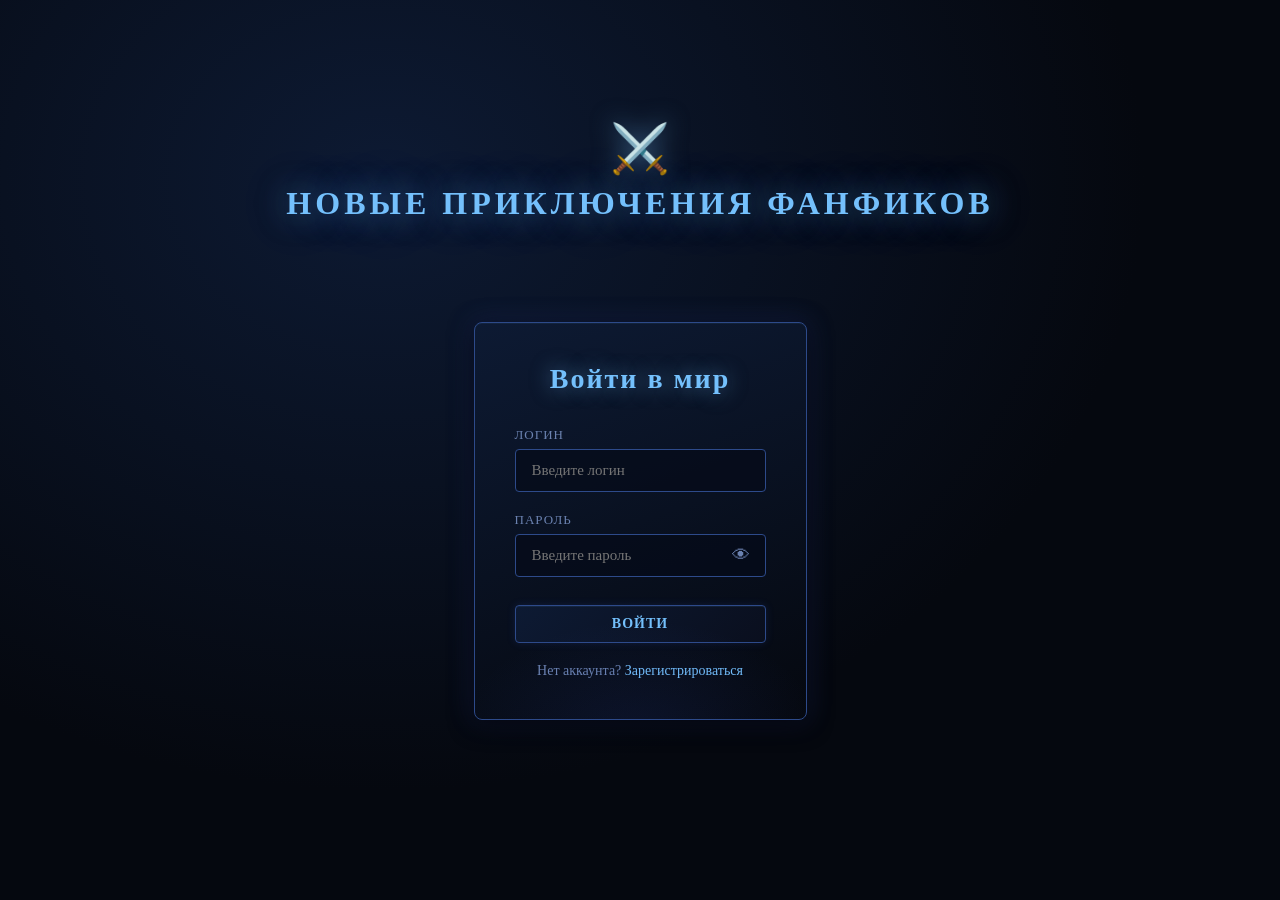
<file: rpg-game/frontend/index.html>
<!DOCTYPE html>
<html lang="ru">
<head>
  <meta charset="UTF-8">
  <meta name="viewport" content="width=device-width, initial-scale=1.0">
  <title>RPG World</title>
  <link rel="stylesheet" href="css/main.css">
</head>
<body>
  <script>
    const token = localStorage.getItem('rpg_token');
    window.location.href = token ? 'pages/game.html' : 'pages/login.html';
  </script>
</body>
</html>
</file>
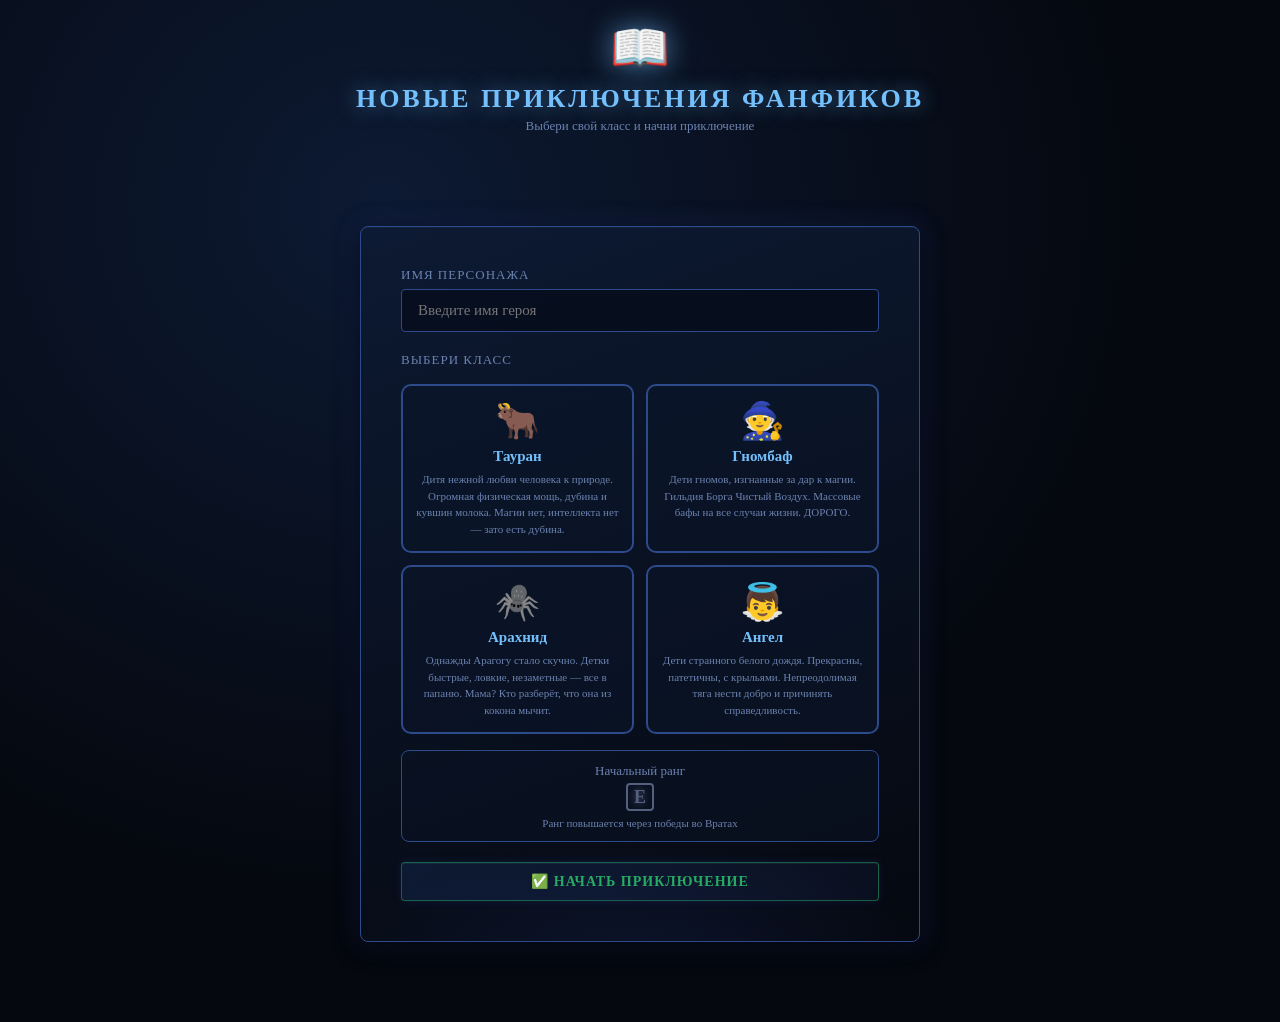
<file: rpg-game/frontend/pages/create-character.html>
<!DOCTYPE html>
<html lang="ru">
<head>
  <meta charset="UTF-8">
  <meta name="viewport" content="width=device-width, initial-scale=1.0">
  <title>Создание персонажа — Новые приключения фанфиков</title>
  <link rel="stylesheet" href="../css/main.css">
  <style>
    .class-grid { display:grid; grid-template-columns:1fr 1fr; gap:12px; margin:16px 0; }
    .class-card {
      border:2px solid var(--border-arcane); border-radius:10px; padding:14px 12px;
      cursor:pointer; background:rgba(10,20,40,0.6); transition:all 0.2s; text-align:center;
    }
    .class-card:hover { border-color:var(--arcane); background:rgba(59,91,219,0.15); transform:translateY(-2px); }
    .class-card.selected { border-color:var(--arcane-bright); background:rgba(59,91,219,0.25); box-shadow:0 0 16px var(--arcane-glow); }
    .class-card-icon { font-size:36px; margin-bottom:6px; }
    .class-card-name { font-size:15px; color:var(--arcane-bright); font-weight:bold; margin-bottom:6px; }
    .class-card-lore { font-size:11px; color:var(--text-dim); line-height:1.5; }
  </style>
</head>
<body>
  <div id="toast-container"></div>
  <div style="min-height:100vh;display:flex;flex-direction:column;align-items:center;justify-content:center;background:radial-gradient(ellipse at 30% 20%,#0d1a33 0%,#05080f 60%),radial-gradient(ellipse at 70% 80%,#0a1428 0%,transparent 50%);padding:20px;">

    <div style="font-size:48px;margin-bottom:8px;filter:drop-shadow(0 0 14px rgba(116,192,252,0.6));">📖</div>
    <h1 style="color:var(--arcane-bright);font-size:26px;letter-spacing:3px;margin-bottom:4px;text-shadow:0 0 20px rgba(116,192,252,0.5);">НОВЫЕ ПРИКЛЮЧЕНИЯ ФАНФИКОВ</h1>
    <p style="color:var(--text-dim);margin-bottom:32px;text-align:center;font-size:13px;">Выбери свой класс и начни приключение</p>

    <div class="form-container" style="max-width:560px;width:100%;">

      <!-- Имя -->
      <div class="form-group">
        <label for="charName">Имя персонажа</label>
        <input type="text" id="charName" placeholder="Введите имя героя">
        <div class="field-error" id="name-error"></div>
      </div>

      <!-- Выбор класса -->
      <div style="margin-top:20px;">
        <div style="font-size:13px;color:var(--text-dim);text-transform:uppercase;letter-spacing:1px;margin-bottom:8px;">Выбери класс</div>
        <div class="class-grid" id="classGrid"></div>
        <div class="field-error" id="class-error"></div>
      </div>

      <!-- Начальный ранг -->
      <div style="margin-top:16px;padding:12px;border:1px solid var(--border-arcane);border-radius:8px;background:rgba(10,20,40,0.4);text-align:center;">
        <div style="font-size:13px;color:var(--text-dim);margin-bottom:4px;">Начальный ранг</div>
        <span class="rank-badge rank-E" style="font-size:18px;padding:4px 12px;">E</span>
        <div style="font-size:11px;color:var(--text-dim);margin-top:6px;">Ранг повышается через победы во Вратах</div>
      </div>

      <!-- Принять -->
      <button class="btn btn-success" id="acceptBtn" style="width:100%;margin-top:20px;">✅ Начать приключение</button>
    </div>
  </div>

  <script type="module">
    import { apiFetch } from '../js/app.js';
    import { showToast, showFieldError, clearFieldError } from '../js/ui.js';

    const CLASSES = ['Tauran','Gnombaf','Arachnid','Angel'];
    const CLASS_ICONS = { Tauran:'🐂', Gnombaf:'🧙', Arachnid:'🕷️', Angel:'👼' };
    const CLASS_RU    = { Tauran:'Тауран', Gnombaf:'Гномбаф', Arachnid:'Арахнид', Angel:'Ангел' };
    const CLASS_LORE  = {
      Tauran:   'Дитя нежной любви человека к природе. Огромная физическая мощь, дубина и кувшин молока. Магии нет, интеллекта нет — зато есть дубина.',
      Gnombaf:  'Дети гномов, изгнанные за дар к магии. Гильдия Борга Чистый Воздух. Массовые бафы на все случаи жизни. ДОРОГО.',
      Arachnid: 'Однажды Арагогу стало скучно. Детки быстрые, ловкие, незаметные — все в папаню. Мама? Кто разберёт, что она из кокона мычит.',
      Angel:    'Дети странного белого дождя. Прекрасны, патетичны, с крыльями. Непреодолимая тяга нести добро и причинять справедливость.',
    };

    let selectedClass = null;

    document.getElementById('classGrid').innerHTML = CLASSES.map(c => `
      <div class="class-card" id="card-${c}" onclick="selectClass('${c}')">
        <div class="class-card-icon">${CLASS_ICONS[c]}</div>
        <div class="class-card-name">${CLASS_RU[c]}</div>
        <div class="class-card-lore">${CLASS_LORE[c]}</div>
      </div>`).join('');

    window.selectClass = (cls) => {
      selectedClass = cls;
      CLASSES.forEach(c => document.getElementById(`card-${c}`).classList.toggle('selected', c === cls));
      clearFieldError('class-error');
    };

    document.getElementById('acceptBtn').addEventListener('click', async () => {
      const name = document.getElementById('charName').value.trim();
      clearFieldError('name-error');
      clearFieldError('class-error');
      let valid = true;
      if (!name)          { showFieldError('name-error',  'Введите имя персонажа'); valid = false; }
      if (!selectedClass) { showFieldError('class-error', 'Выберите класс');        valid = false; }
      if (!valid) return;

      try {
        await apiFetch('/api/character', {
          method: 'POST',
          body: JSON.stringify({ name, char_class: selectedClass })
        });
        showToast('Персонаж создан! Добро пожаловать, ' + name + '!', 'success');
        setTimeout(() => window.location.href = 'game.html', 1000);
      } catch (err) {
        showToast(err.message || 'Ошибка создания персонажа', 'error');
      }
    });
  </script>
  <script type="module" src="../js/app.js"></script>
  <script type="module" src="../js/ui.js"></script>
  <script type="module">
    import { initMist } from '../js/mist.js';
    initMist(10);
  </script>
</body>
</html>
</file>
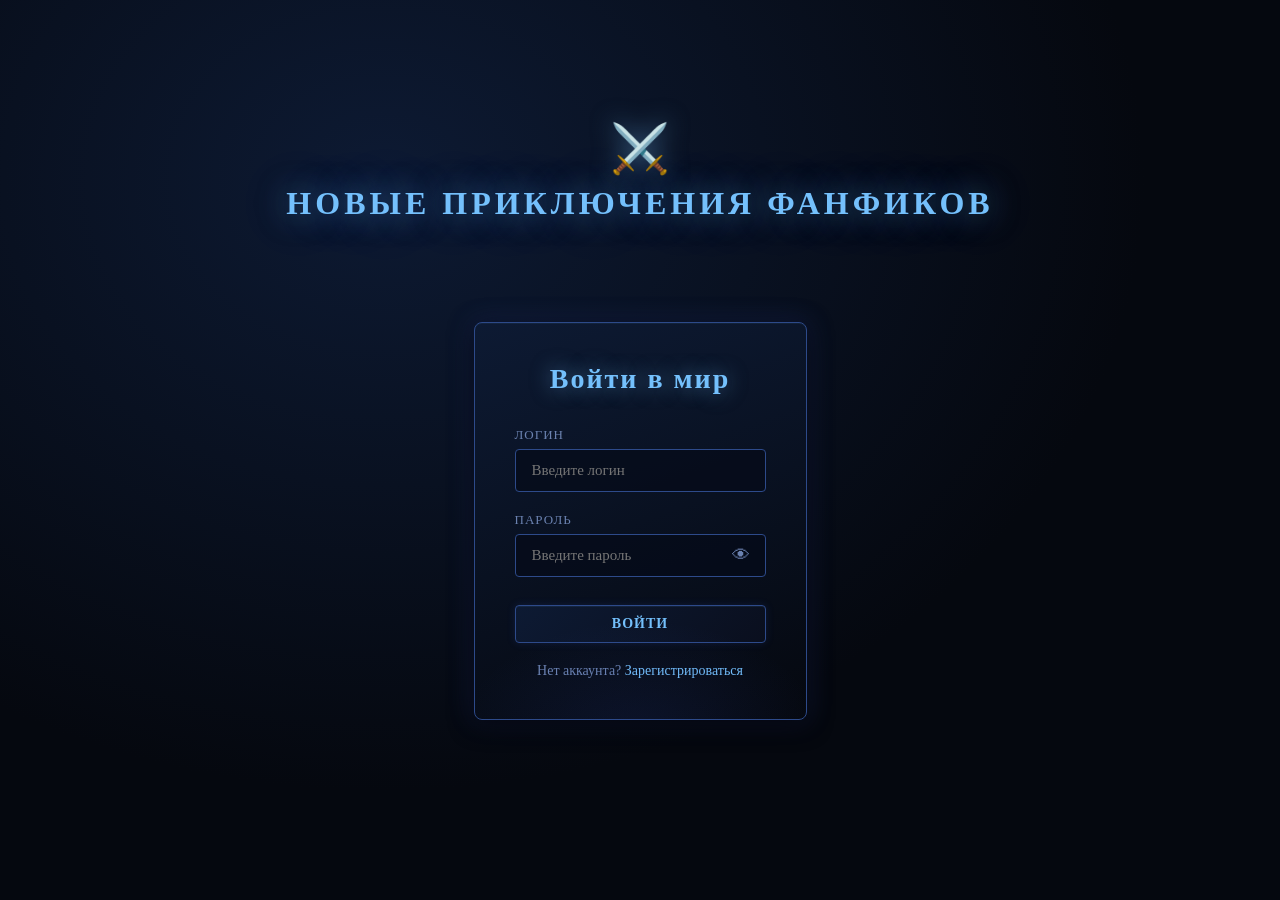
<file: rpg-game/frontend/pages/game.html>
<!DOCTYPE html>
<html lang="ru">
<head>
  <meta charset="UTF-8">
  <meta name="viewport" content="width=device-width, initial-scale=1.0">
  <title>Новые приключения фанфиков</title>
  <link rel="stylesheet" href="../css/main.css">
</head>
<body>
  <div id="toast-container"></div>

  <!-- Level Up Modal -->
  <div class="modal-overlay hidden" id="levelUpModal">
    <div class="modal" style="max-width:500px;">
      <div style="text-align:center; margin-bottom:20px;">
        <div style="font-size:56px; animation:glow-s 1.5s infinite;">🌟</div>
        <h2 class="modal-title" id="levelUpTitle" style="font-size:26px; margin-top:8px;">Новый уровень!</h2>
        <div id="levelUpSubtitle" style="color:var(--text-dim); font-size:14px;"></div>
      </div>
      <div id="levelUpPointsLeft" style="text-align:center; margin-bottom:16px; font-size:15px; color:var(--primary-gold);"></div>
      <div id="levelUpStats" class="stats-list" style="gap:8px;"></div>
      <div class="modal-actions">
        <button class="btn btn-success" id="levelUpCloseBtn">Готово</button>
      </div>
    </div>
  </div>

  <!-- Fight Modal -->
  <div class="modal-overlay hidden" id="fightModal">
    <div class="modal" style="max-width:640px;">
      <h2 class="modal-title" id="fightTitle">⚔️ Битва</h2>
      <div style="display:grid; grid-template-columns:1fr 1fr; gap:16px; margin-bottom:16px;">
        <div>
          <div class="bar-label"><span>Ваше HP</span><span id="fightPlayerHp">-/-</span></div>
          <div class="bar-wrap bar-hp"><div class="bar-fill" id="fightPlayerBar" style="width:100%"></div></div>
        </div>
        <div>
          <div class="bar-label"><span>HP монстра</span><span id="fightMonsterHp">-/-</span></div>
          <div class="bar-wrap bar-hp"><div class="bar-fill" id="fightMonsterBar" style="width:100%"></div></div>
        </div>
      </div>
      <div class="fight-log" id="fightLog"></div>
      <div class="modal-actions" id="fightActions">
        <button class="btn" id="fightStartBtn">⚔️ Начать бой</button>
        <button class="btn btn-danger" id="fightCancelBtn">Отступить</button>
      </div>
      <div id="fightResult" style="display:none; text-align:center; padding:20px;">
        <div id="fightResultIcon" style="font-size:48px; margin-bottom:12px;"></div>
        <div id="fightResultText" style="font-size:18px; color:var(--primary-gold); margin-bottom:8px;"></div>
        <div id="fightResultRewards" style="color:var(--text-dim); font-size:14px;"></div>
        <button class="btn" id="fightCloseBtn" style="margin-top:20px;">Закрыть</button>
      </div>
    </div>
  </div>

  <!-- Confirm Fight Modal -->
  <div class="modal-overlay hidden" id="confirmModal">
    <div class="modal">
      <h2 class="modal-title">Начать бой?</h2>
      <div id="confirmMonsterInfo" style="text-align:center; padding:16px;"></div>
      <div class="modal-actions">
        <button class="btn btn-danger" id="confirmFightBtn">⚔️ В бой!</button>
        <button class="btn" id="confirmCancelBtn">Отмена</button>
      </div>
    </div>
  </div>

  <!-- Create Group Modal -->
  <div class="modal-overlay hidden" id="groupModal">
    <div class="modal">
      <h2 class="modal-title">Создать группу</h2>
      <div class="form-group">
        <label for="groupName">Название группы</label>
        <input type="text" id="groupName" placeholder="Введите название">
      </div>
      <div class="modal-actions">
        <button class="btn btn-success" id="createGroupConfirmBtn">Создать</button>
        <button class="btn" id="cancelGroupBtn">Отмена</button>
      </div>
    </div>
  </div>

  <div class="game-layout">
    <!-- HEADER -->
    <header class="game-header">
      <button class="burger-btn" id="burgerBtn" aria-label="Меню">
        <span></span><span></span><span></span>
      </button>
      <div style="font-size:24px;">⚔️</div>
      <div style="color:var(--primary-gold); font-size:18px; letter-spacing:2px; font-weight:bold;">НОВЫЕ ПРИКЛЮЧЕНИЯ ФАНФИКОВ</div>

      <div class="char-header" id="charHeader">
        <div class="spinner spinner-sm"></div>
      </div>

      <div style="margin-left:auto; display:flex; gap:10px; align-items:center;">
        <span id="goldDisplay" style="color:var(--primary-gold); font-size:14px;">💰 0</span>
        <button class="btn btn-danger" id="logoutBtn" style="padding:6px 14px; font-size:12px;">Выйти</button>
      </div>
    </header>

    <div class="game-main">
      <!-- SIDEBAR -->
      <aside class="game-sidebar" id="gameSidebar">
        <div class="sidebar-section-title">Навигация</div>
        <ul class="sidebar-nav">
          <li><a href="#" class="active" data-tab="city">🏙️ Город</a></li>
          <li><a href="#" data-tab="raid">🚪 Врата</a></li>
          <li><a href="#" data-tab="leaderboard">🏆 Рейтинг</a></li>
          <li><a href="#" data-tab="shop">🏪 Магазин</a></li>
        </ul>
        <div class="sidebar-section-title" style="margin-top:24px;">Персонаж</div>
        <div id="sidebarCharInfo" style="padding:0 14px; font-size:13px; color:var(--text-dim); line-height:2;"></div>
      </aside>

      <!-- MAIN CONTENT -->
      <main class="game-content">
        <!-- CITY TAB -->
        <div id="tab-city" class="tab-content">
          <div id="cityContent"><div class="spinner"></div></div>
        </div>

        <!-- RAID TAB -->
        <div id="tab-raid" class="tab-content" style="display:none;">
          <div id="raidContent"><div class="spinner"></div></div>
        </div>

        <!-- LEADERBOARD TAB -->
        <div id="tab-leaderboard" class="tab-content" style="display:none;">
          <div id="leaderboardContent"><div class="spinner"></div></div>
        </div>

        <!-- SHOP TAB -->
        <div id="tab-shop" class="tab-content" style="display:none;">
          <div id="shopContent"><div class="spinner"></div></div>
        </div>
      </main>
    </div>

    <footer class="game-footer">
      Новые приключения фанфиков &copy; 2026 — Все права защищены
    </footer>
  </div>

  <script type="module" src="../js/app.js?v=2"></script>
  <script type="module" src="../js/ui.js?v=2"></script>
  <script type="module" src="../js/character.js?v=2"></script>
  <script type="module" src="../js/city.js?v=2"></script>
  <script type="module" src="../js/fight.js?v=2"></script>
  <script type="module" src="../js/raid.js?v=2"></script>
  <script type="module" src="../js/leaderboard.js?v=2"></script>
  <script type="module" src="../js/shop.js?v=2"></script>
  <script type="module" src="../js/game.js?v=2"></script>
  <script type="module">
    import { initMist } from '../js/mist.js?v=2';
    initMist(14);
  </script>
</body>
</html>
</file>
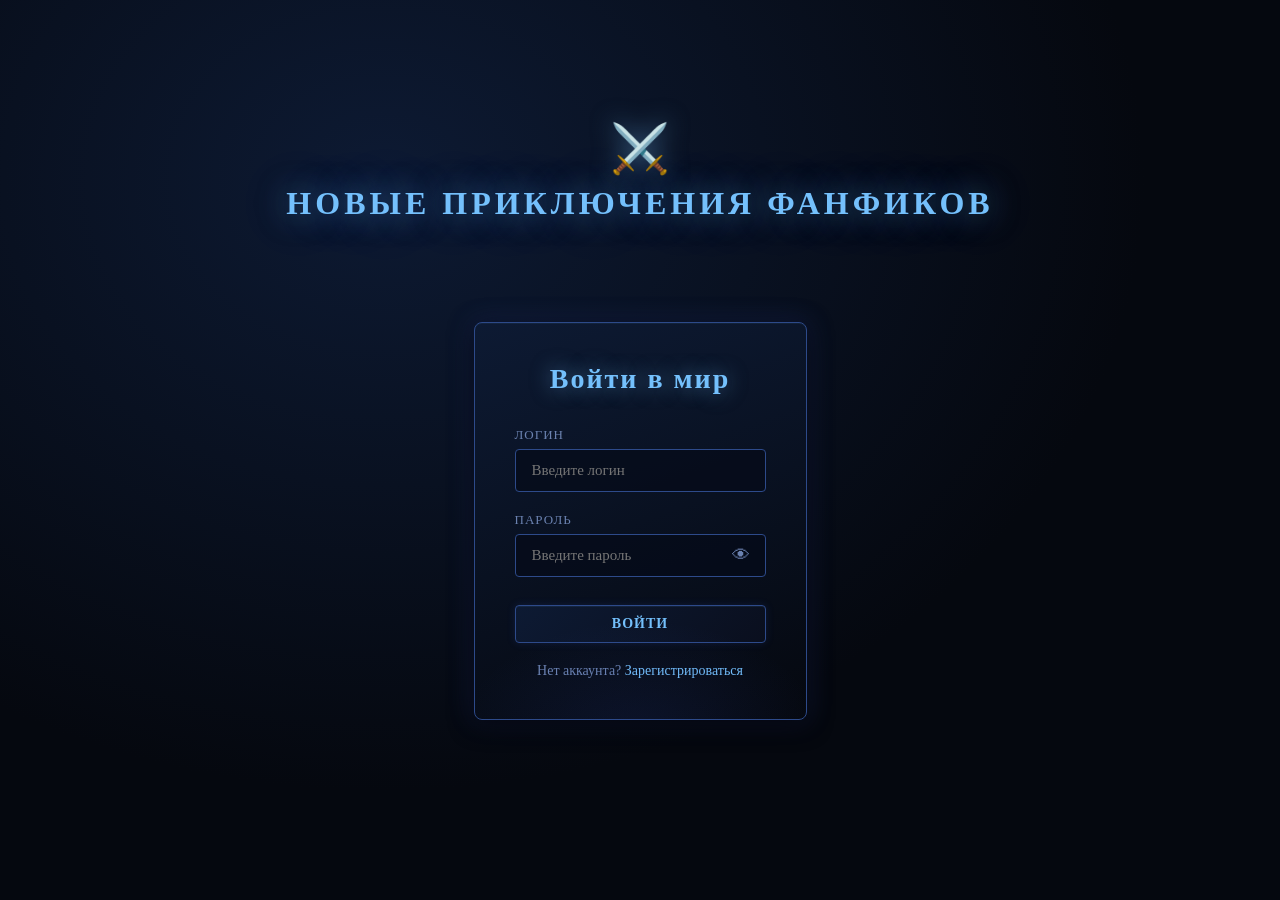
<file: rpg-game/frontend/pages/login.html>
<!DOCTYPE html>
<html lang="ru">
<head>
  <meta charset="UTF-8">
  <meta name="viewport" content="width=device-width, initial-scale=1.0">
  <title>Вход — Новые приключения фанфиков</title>
  <link rel="stylesheet" href="../css/main.css">
</head>
<body>
  <div id="toast-container"></div>
  <div style="min-height:100vh; display:flex; flex-direction:column; align-items:center; justify-content:center; background: radial-gradient(ellipse at 30% 20%, #0d1a33 0%, #05080f 60%), radial-gradient(ellipse at 70% 80%, #0a1428 0%, transparent 50%);">
    <div style="font-size:48px; margin-bottom:8px; filter: drop-shadow(0 0 12px rgba(116,192,252,0.5));">⚔️</div>
    <h1 style="color:var(--arcane-bright); font-size:32px; letter-spacing:4px; margin-bottom:40px; text-shadow: 0 0 30px rgba(116,192,252,0.5), 0 0 60px rgba(59,91,219,0.3);">НОВЫЕ ПРИКЛЮЧЕНИЯ ФАНФИКОВ</h1>

    <div class="form-container">
      <h2 class="form-title">Войти в мир</h2>
      <form id="loginForm" novalidate>
        <div class="form-group">
          <label for="username">Логин</label>
          <input type="text" id="username" placeholder="Введите логин" autocomplete="username">
          <div class="field-error" id="username-error"></div>
        </div>
        <div class="form-group">
          <label for="password">Пароль</label>
          <div class="password-wrapper">
            <input type="password" id="password" placeholder="Введите пароль" autocomplete="current-password">
            <button type="button" class="toggle-password" id="togglePwd" aria-label="Показать пароль">👁</button>
          </div>
          <div class="field-error" id="password-error"></div>
        </div>
        <button type="submit" class="btn" style="width:100%; margin-top:8px;" id="submitBtn">
          <span id="btnText">Войти</span>
          <span class="spinner spinner-sm" id="btnSpinner" style="display:none;"></span>
        </button>
      </form>
      <div class="form-footer">
        Нет аккаунта? <a href="register.html">Зарегистрироваться</a>
      </div>
    </div>
  </div>

  <script type="module" src="../js/auth.js"></script>
  <script type="module" src="../js/ui.js"></script>
  <script type="module">
    import { initMist } from '../js/mist.js';
    initMist(10);
    import { login } from '../js/auth.js';
    import { showToast, showFieldError, clearFieldError } from '../js/ui.js';

    // Toggle password visibility
    document.getElementById('togglePwd').addEventListener('click', () => {
      const input = document.getElementById('password');
      const btn = document.getElementById('togglePwd');
      input.type = input.type === 'password' ? 'text' : 'password';
      btn.textContent = input.type === 'password' ? '👁' : '🙈';
    });

    document.getElementById('loginForm').addEventListener('submit', async (e) => {
      e.preventDefault();
      const username = document.getElementById('username').value.trim();
      const password = document.getElementById('password').value;
      let valid = true;

      clearFieldError('username-error');
      clearFieldError('password-error');

      if (!username) { showFieldError('username-error', 'Введите логин'); valid = false; }
      if (!password) { showFieldError('password-error', 'Введите пароль'); valid = false; }
      if (!valid) return;

      const btn = document.getElementById('submitBtn');
      const btnText = document.getElementById('btnText');
      const spinner = document.getElementById('btnSpinner');
      btn.disabled = true; btnText.style.display = 'none'; spinner.style.display = 'inline-block';

      try {
        await login(username, password);
        showToast('Добро пожаловать!', 'success');
        setTimeout(() => window.location.href = '../pages/game.html', 800);
      } catch (err) {
        showToast(err.message || 'Ошибка входа', 'error');
      } finally {
        btn.disabled = false; btnText.style.display = 'inline'; spinner.style.display = 'none';
      }
    });
  </script>
</body>
</html>
</file>
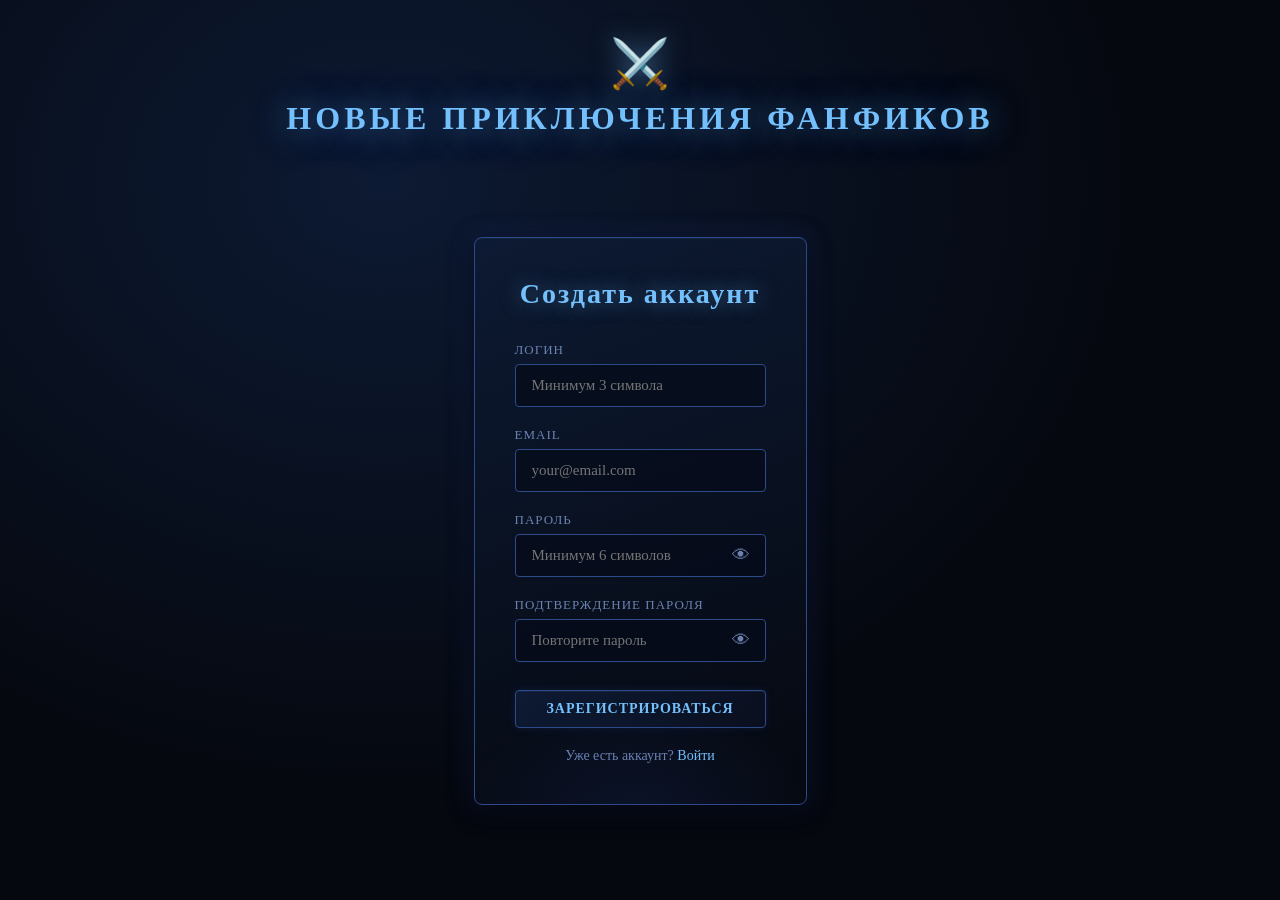
<file: rpg-game/frontend/pages/register.html>
<!DOCTYPE html>
<html lang="ru">
<head>
  <meta charset="UTF-8">
  <meta name="viewport" content="width=device-width, initial-scale=1.0">
  <title>Регистрация — Новые приключения фанфиков</title>
  <link rel="stylesheet" href="../css/main.css">
</head>
<body>
  <div id="toast-container"></div>
  <div style="min-height:100vh; display:flex; flex-direction:column; align-items:center; justify-content:center; background: radial-gradient(ellipse at 30% 20%, #0d1a33 0%, #05080f 60%), radial-gradient(ellipse at 70% 80%, #0a1428 0%, transparent 50%);">
    <div style="font-size:48px; margin-bottom:8px; filter: drop-shadow(0 0 12px rgba(116,192,252,0.5));">⚔️</div>
    <h1 style="color:var(--arcane-bright); font-size:32px; letter-spacing:4px; margin-bottom:40px; text-shadow: 0 0 30px rgba(116,192,252,0.5), 0 0 60px rgba(59,91,219,0.3);">НОВЫЕ ПРИКЛЮЧЕНИЯ ФАНФИКОВ</h1>

    <div class="form-container">
      <h2 class="form-title">Создать аккаунт</h2>
      <form id="registerForm" novalidate>
        <div class="form-group">
          <label for="username">Логин</label>
          <input type="text" id="username" placeholder="Минимум 3 символа" autocomplete="username">
          <div class="field-error" id="username-error"></div>
        </div>
        <div class="form-group">
          <label for="email">Email</label>
          <input type="email" id="email" placeholder="your@email.com" autocomplete="email">
          <div class="field-error" id="email-error"></div>
        </div>
        <div class="form-group">
          <label for="password">Пароль</label>
          <div class="password-wrapper">
            <input type="password" id="password" placeholder="Минимум 6 символов" autocomplete="new-password">
            <button type="button" class="toggle-password" id="togglePwd1" aria-label="Показать пароль">👁</button>
          </div>
          <div class="field-error" id="password-error"></div>
        </div>
        <div class="form-group">
          <label for="confirm">Подтверждение пароля</label>
          <div class="password-wrapper">
            <input type="password" id="confirm" placeholder="Повторите пароль" autocomplete="new-password">
            <button type="button" class="toggle-password" id="togglePwd2" aria-label="Показать пароль">👁</button>
          </div>
          <div class="field-error" id="confirm-error"></div>
        </div>
        <button type="submit" class="btn" style="width:100%; margin-top:8px;" id="submitBtn">
          <span id="btnText">Зарегистрироваться</span>
          <span class="spinner spinner-sm" id="btnSpinner" style="display:none;"></span>
        </button>
      </form>
      <div class="form-footer">
        Уже есть аккаунт? <a href="login.html">Войти</a>
      </div>
    </div>
  </div>

  <script type="module" src="../js/auth.js"></script>
  <script type="module" src="../js/ui.js"></script>
  <script type="module">
    import { initMist } from '../js/mist.js';
    initMist(10);
    import { register } from '../js/auth.js';
    import { showToast, showFieldError, clearFieldError } from '../js/ui.js';

    function togglePwd(inputId, btnId) {
      const input = document.getElementById(inputId);
      const btn = document.getElementById(btnId);
      btn.addEventListener('click', () => {
        input.type = input.type === 'password' ? 'text' : 'password';
        btn.textContent = input.type === 'password' ? '👁' : '🙈';
      });
    }
    togglePwd('password', 'togglePwd1');
    togglePwd('confirm', 'togglePwd2');

    document.getElementById('registerForm').addEventListener('submit', async (e) => {
      e.preventDefault();
      const username = document.getElementById('username').value.trim();
      const email = document.getElementById('email').value.trim();
      const password = document.getElementById('password').value;
      const confirm = document.getElementById('confirm').value;
      let valid = true;

      ['username-error','email-error','password-error','confirm-error'].forEach(clearFieldError);

      if (username.length < 3) { showFieldError('username-error', 'Минимум 3 символа'); valid = false; }
      if (!/^[^\s@]+@[^\s@]+\.[^\s@]+$/.test(email)) { showFieldError('email-error', 'Некорректный email'); valid = false; }
      if (password.length < 6) { showFieldError('password-error', 'Минимум 6 символов'); valid = false; }
      if (password !== confirm) { showFieldError('confirm-error', 'Пароли не совпадают'); valid = false; }
      if (!valid) return;

      const btn = document.getElementById('submitBtn');
      const btnText = document.getElementById('btnText');
      const spinner = document.getElementById('btnSpinner');
      btn.disabled = true; btnText.style.display = 'none'; spinner.style.display = 'inline-block';

      try {
        await register(username, email, password);
        showToast('Аккаунт создан!', 'success');
        setTimeout(() => window.location.href = 'create-character.html', 800);
      } catch (err) {
        showToast(err.message || 'Ошибка регистрации', 'error');
      } finally {
        btn.disabled = false; btnText.style.display = 'inline'; spinner.style.display = 'none';
      }
    });
  </script>
</body>
</html>
</file>
<file: rpg-game/frontend/css/main.css>
/* ===== CSS VARIABLES ===== */
:root {
  --primary-dark: #05080f;
  --primary-mid: #0a0f1e;
  --primary-light: #111827;
  --primary-gold: #c9a227;
  --gold-bright: #ffd700;
  --mist-blue: #1a2a4a;
  --mist-deep: #0d1a33;
  --arcane: #3b5bdb;
  --arcane-bright: #74c0fc;
  --arcane-glow: rgba(59, 91, 219, 0.35);
  --text-light: #cdd9f5;
  --text-dim: #6b82b0;
  --border-color: #1e3058;
  --border-arcane: #2d4a8a;
  --rarity-s: #ffd700;
  --rarity-a: #ff4444;
  --rarity-b: #4488ff;
  --rarity-c: #44cc44;
  --rarity-d: #aaaaaa;
  --rarity-e: #556080;
  --hp-color: #e74c3c;
  --energy-color: #3b8bdb;
  --exp-color: #f39c12;
  --success: #27ae60;
  --danger: #e74c3c;
  --shadow-gold: 0 0 20px rgba(201, 162, 39, 0.4);
  --shadow-dark: 0 4px 24px rgba(0,0,0,0.9);
  --shadow-arcane: 0 0 24px rgba(59, 91, 219, 0.3);
}

/* ===== RESET & BASE ===== */
*, *::before, *::after { box-sizing: border-box; margin: 0; padding: 0; }

body {
  font-family: 'Georgia', 'Times New Roman', serif;
  background: var(--primary-dark);
  color: var(--text-light);
  min-height: 100vh;
  overflow-x: hidden;
}

/* Магическая дымка — фоновый слой на всю страницу */
body::before {
  content: '';
  position: fixed;
  inset: 0;
  pointer-events: none;
  z-index: 0;
  background:
    radial-gradient(ellipse 80% 40% at 20% 10%, rgba(30, 60, 120, 0.18) 0%, transparent 70%),
    radial-gradient(ellipse 60% 50% at 80% 80%, rgba(59, 91, 219, 0.12) 0%, transparent 65%),
    radial-gradient(ellipse 50% 30% at 50% 50%, rgba(10, 20, 60, 0.25) 0%, transparent 80%);
  animation: mistDrift 12s ease-in-out infinite alternate;
}

body > * { position: relative; z-index: 1; }

a { color: var(--arcane-bright); text-decoration: none; }
a:hover { color: var(--gold-bright); text-shadow: 0 0 8px rgba(255,215,0,0.4); }

/* ===== SCROLLBAR ===== */
::-webkit-scrollbar { width: 8px; }
::-webkit-scrollbar-track { background: var(--primary-dark); }
::-webkit-scrollbar-thumb { background: var(--border-arcane); border-radius: 4px; }
::-webkit-scrollbar-thumb:hover { background: var(--arcane); }

/* ===== ANIMATIONS ===== */
@keyframes fadeIn { from { opacity: 0; transform: translateY(20px); } to { opacity: 1; transform: translateY(0); } }
@keyframes pulse { 0%,100% { box-shadow: 0 0 10px var(--arcane); } 50% { box-shadow: 0 0 30px var(--arcane-bright), 0 0 60px var(--arcane-glow); } }
@keyframes pulseGold { 0%,100% { box-shadow: 0 0 10px var(--primary-gold); } 50% { box-shadow: 0 0 25px var(--gold-bright), 0 0 50px var(--primary-gold); } }
@keyframes spin { to { transform: rotate(360deg); } }
@keyframes shimmer { 0% { background-position: -200% 0; } 100% { background-position: 200% 0; } }
@keyframes slideIn { from { transform: translateX(-100%); opacity: 0; } to { transform: translateX(0); opacity: 1; } }
@keyframes roulette { 0%,100% { transform: scale(1); } 50% { transform: scale(1.05); } }
@keyframes glow-s { 0%,100% { box-shadow: 0 0 15px var(--rarity-s); } 50% { box-shadow: 0 0 40px var(--rarity-s), 0 0 80px rgba(255,215,0,0.3); } }
@keyframes shake { 0%,100% { transform: translateX(0); } 25% { transform: translateX(-5px); } 75% { transform: translateX(5px); } }
@keyframes toastIn { from { transform: translateX(120%); opacity: 0; } to { transform: translateX(0); opacity: 1; } }
@keyframes toastOut { from { transform: translateX(0); opacity: 1; } to { transform: translateX(120%); opacity: 0; } }
@keyframes rowAppear { from { opacity: 0; transform: translateX(-20px); } to { opacity: 1; transform: translateX(0); } }

/* Дрейф магической дымки */
@keyframes mistDrift {
  0%   { opacity: 0.7; transform: scale(1) translateY(0); }
  50%  { opacity: 1;   transform: scale(1.04) translateY(-12px); }
  100% { opacity: 0.8; transform: scale(1.02) translateY(8px); }
}

/* Плавающие частицы дымки */
@keyframes mistFloat {
  0%   { transform: translateY(0) translateX(0) scale(1); opacity: 0; }
  20%  { opacity: 0.6; }
  80%  { opacity: 0.3; }
  100% { transform: translateY(-120px) translateX(30px) scale(1.3); opacity: 0; }
}

/* Пульсация аркана */
@keyframes arcanePulse {
  0%,100% { box-shadow: 0 0 8px var(--arcane-glow), inset 0 0 8px rgba(59,91,219,0.1); }
  50%     { box-shadow: 0 0 24px var(--arcane-glow), 0 0 48px rgba(59,91,219,0.15), inset 0 0 16px rgba(59,91,219,0.15); }
}

/* Мерцание рун */
@keyframes runeFlicker {
  0%,100% { opacity: 1; } 92% { opacity: 1; } 93% { opacity: 0.4; } 94% { opacity: 1; } 96% { opacity: 0.6; } 97% { opacity: 1; }
}

/* ===== BUTTONS ===== */
.btn {
  display: inline-flex; align-items: center; justify-content: center; gap: 8px;
  padding: 10px 24px; border: 1px solid var(--border-arcane);
  background: linear-gradient(135deg, var(--mist-deep), var(--primary-mid));
  color: var(--arcane-bright); font-family: inherit; font-size: 14px;
  cursor: pointer; border-radius: 4px; transition: all 0.3s;
  text-transform: uppercase; letter-spacing: 1px; font-weight: bold;
  position: relative; overflow: hidden;
  box-shadow: 0 0 8px rgba(59,91,219,0.15), inset 0 1px 0 rgba(116,192,252,0.08);
}
.btn::before {
  content: ''; position: absolute; inset: 0;
  background: linear-gradient(135deg, transparent, rgba(59,91,219,0.12), transparent);
  transform: translateX(-100%); transition: transform 0.4s;
}
.btn:hover::before { transform: translateX(100%); }
.btn:hover {
  background: linear-gradient(135deg, var(--mist-blue), #1e3a6e);
  box-shadow: var(--shadow-arcane), 0 0 12px rgba(116,192,252,0.2);
  color: #a5d8ff; border-color: var(--arcane);
}
.btn:active { transform: scale(0.97); }
.btn:disabled { opacity: 0.35; cursor: not-allowed; }
.btn-danger { border-color: rgba(231,76,60,0.5); color: var(--danger); }
.btn-danger:hover { box-shadow: 0 0 20px rgba(231,76,60,0.35); color: #ff6b6b; background: linear-gradient(135deg, #1a0a0a, #2a1010); }
.btn-success { border-color: rgba(39,174,96,0.5); color: var(--success); }
.btn-success:hover { box-shadow: 0 0 20px rgba(39,174,96,0.3); background: linear-gradient(135deg, #0a1a0f, #0f2a18); }
.btn-large { padding: 16px 40px; font-size: 18px; animation: pulse 2s infinite; }

/* ===== FORMS ===== */
.form-container {
  max-width: 420px; margin: 60px auto; padding: 40px;
  background: linear-gradient(160deg, var(--mist-deep), var(--primary-dark));
  border: 1px solid var(--border-arcane); border-radius: 8px;
  box-shadow: var(--shadow-dark), var(--shadow-arcane), inset 0 1px 0 rgba(116,192,252,0.06);
  animation: fadeIn 0.5s ease;
  position: relative; overflow: hidden;
}
/* Дымка внутри формы */
.form-container::after {
  content: '';
  position: absolute; bottom: -20px; left: -20px; right: -20px; height: 120px;
  background: radial-gradient(ellipse at center bottom, rgba(59,91,219,0.12) 0%, transparent 70%);
  pointer-events: none;
}
.form-title {
  text-align: center; font-size: 28px; color: var(--arcane-bright);
  margin-bottom: 32px; text-shadow: 0 0 20px rgba(116,192,252,0.5);
  letter-spacing: 2px; animation: runeFlicker 8s infinite;
}
.form-group { margin-bottom: 20px; position: relative; }
.form-group label { display: block; margin-bottom: 6px; color: var(--text-dim); font-size: 13px; letter-spacing: 1px; text-transform: uppercase; }
.form-group input {
  width: 100%; padding: 12px 16px; background: rgba(5, 10, 25, 0.7);
  border: 1px solid var(--border-arcane); border-radius: 4px;
  color: var(--text-light); font-family: inherit; font-size: 15px;
  transition: border-color 0.3s, box-shadow 0.3s; outline: none;
}
.form-group input:focus { border-color: var(--arcane); box-shadow: 0 0 12px rgba(59,91,219,0.3), 0 0 4px rgba(116,192,252,0.2); }
.form-group input.error { border-color: var(--danger); }
.field-error { color: var(--danger); font-size: 12px; margin-top: 4px; display: none; }
.field-error.visible { display: block; animation: fadeIn 0.2s; }
.password-wrapper { position: relative; }
.password-wrapper input { padding-right: 44px; }
.toggle-password {
  position: absolute; right: 12px; top: 50%; transform: translateY(-50%);
  background: none; border: none; color: var(--text-dim); cursor: pointer;
  font-size: 18px; padding: 4px; transition: color 0.2s;
}
.toggle-password:hover { color: var(--arcane-bright); }
.form-footer { text-align: center; margin-top: 20px; color: var(--text-dim); font-size: 14px; }

/* ===== SKELETON LOADING ===== */
.skeleton {
  background: linear-gradient(90deg, var(--primary-mid) 25%, var(--mist-blue) 50%, var(--primary-mid) 75%);
  background-size: 200% 100%; animation: shimmer 1.5s infinite;
  border-radius: 4px;
}
.skeleton-text { height: 16px; margin-bottom: 8px; }
.skeleton-card { height: 120px; margin-bottom: 12px; }

/* ===== TOAST NOTIFICATIONS ===== */
#toast-container { position: fixed; top: 20px; right: 20px; z-index: 9999; display: flex; flex-direction: column; gap: 10px; }
.toast {
  padding: 14px 20px; border-radius: 6px; min-width: 260px; max-width: 360px;
  font-size: 14px; display: flex; align-items: center; gap: 10px;
  animation: toastIn 0.3s ease; box-shadow: var(--shadow-dark);
  border-left: 4px solid; backdrop-filter: blur(8px);
}
.toast.success { background: rgba(10,30,15,0.92); border-color: var(--success); color: #7dff7d; }
.toast.error { background: rgba(30,10,10,0.92); border-color: var(--danger); color: #ff7d7d; }
.toast.info { background: rgba(5,15,35,0.92); border-color: var(--arcane); color: var(--arcane-bright); }
.toast.warning { background: rgba(30,20,5,0.92); border-color: var(--exp-color); color: #ffd07d; }
.toast.hide { animation: toastOut 0.3s ease forwards; }

/* ===== SPINNER ===== */
.spinner {
  width: 40px; height: 40px; border: 3px solid var(--border-arcane);
  border-top-color: var(--arcane-bright); border-radius: 50%;
  animation: spin 0.8s linear infinite; margin: 20px auto;
}
.spinner-sm { width: 20px; height: 20px; border-width: 2px; margin: 0; }

/* ===== MODAL ===== */
.modal-overlay {
  position: fixed; inset: 0; background: rgba(0,2,10,0.88);
  display: flex; align-items: center; justify-content: center;
  z-index: 1000; animation: fadeIn 0.2s;
  backdrop-filter: blur(4px);
}
.modal-overlay.hidden { display: none; }
.modal {
  background: linear-gradient(160deg, var(--mist-deep), var(--primary-dark));
  border: 1px solid var(--border-arcane); border-radius: 8px;
  padding: 32px; max-width: 560px; width: 90%;
  box-shadow: var(--shadow-dark), var(--shadow-arcane);
  animation: fadeIn 0.3s ease; position: relative; overflow: hidden;
}
.modal::before {
  content: ''; position: absolute; bottom: 0; left: 0; right: 0; height: 80px;
  background: radial-gradient(ellipse at center bottom, rgba(59,91,219,0.1) 0%, transparent 70%);
  pointer-events: none;
}
.modal-title { font-size: 22px; color: var(--arcane-bright); margin-bottom: 20px; text-align: center; text-shadow: 0 0 12px rgba(116,192,252,0.4); }
.modal-actions { display: flex; gap: 12px; justify-content: center; margin-top: 24px; }

/* ===== PROGRESS BARS ===== */
.bar-wrap { background: rgba(0,0,0,0.6); border-radius: 10px; height: 12px; overflow: hidden; border: 1px solid var(--border-arcane); }
.bar-fill { height: 100%; border-radius: 10px; transition: width 0.5s ease; position: relative; }
.bar-fill::after { content: ''; position: absolute; inset: 0; background: linear-gradient(90deg, transparent, rgba(255,255,255,0.12), transparent); }
.bar-hp .bar-fill { background: linear-gradient(90deg, #3a0000, var(--hp-color)); }
.bar-energy .bar-fill { background: linear-gradient(90deg, #001040, var(--energy-color)); box-shadow: 0 0 6px rgba(59,139,219,0.4); }
.bar-exp .bar-fill { background: linear-gradient(90deg, #3a2000, var(--exp-color)); }

/* ===== RANK BADGES ===== */
.rank-badge {
  display: inline-flex; align-items: center; justify-content: center;
  width: 28px; height: 28px; border-radius: 4px; font-weight: bold;
  font-size: 14px; border: 2px solid; text-shadow: 0 0 8px currentColor;
}
.rank-S { color: var(--rarity-s); border-color: var(--rarity-s); animation: glow-s 2s infinite; }
.rank-A { color: var(--rarity-a); border-color: var(--rarity-a); }
.rank-B { color: var(--rarity-b); border-color: var(--rarity-b); }
.rank-C { color: var(--rarity-c); border-color: var(--rarity-c); }
.rank-D { color: var(--rarity-d); border-color: var(--rarity-d); }
.rank-E { color: var(--rarity-e); border-color: var(--rarity-e); }

/* ===== MONSTER CARDS ===== */
.monster-card {
  background: linear-gradient(135deg, var(--mist-deep), var(--primary-dark));
  border: 1px solid var(--border-arcane); border-radius: 6px;
  padding: 16px; cursor: pointer; transition: all 0.3s;
  display: flex; align-items: center; gap: 14px;
  position: relative; overflow: hidden;
}
.monster-card::after {
  content: ''; position: absolute; bottom: 0; left: 0; right: 0; height: 40px;
  background: linear-gradient(to top, rgba(59,91,219,0.05), transparent);
  pointer-events: none;
}
.monster-card:hover {
  border-color: var(--arcane); transform: translateY(-2px);
  box-shadow: var(--shadow-arcane), 0 0 8px rgba(116,192,252,0.15);
}
.monster-icon { font-size: 32px; width: 48px; text-align: center; }
.monster-info { flex: 1; }
.monster-name { font-size: 16px; color: var(--text-light); margin-bottom: 4px; }
.monster-stats { font-size: 12px; color: var(--text-dim); }

/* ===== GAME LAYOUT ===== */
.game-layout { display: grid; grid-template-rows: auto 1fr auto; min-height: 100vh; }
.game-header {
  background: linear-gradient(90deg, var(--primary-dark), var(--mist-deep), var(--primary-dark));
  border-bottom: 1px solid var(--border-arcane); padding: 12px 24px;
  display: flex; align-items: center; gap: 20px; flex-wrap: wrap;
  box-shadow: 0 2px 20px rgba(0,0,0,0.6), 0 1px 0 rgba(59,91,219,0.15);
  position: relative;
}
/* Дымка под хедером */
.game-header::after {
  content: ''; position: absolute; bottom: -16px; left: 0; right: 0; height: 16px;
  background: linear-gradient(to bottom, rgba(59,91,219,0.08), transparent);
  pointer-events: none;
}
.game-main { display: grid; grid-template-columns: 260px 1fr; gap: 0; }
.game-sidebar {
  background: linear-gradient(180deg, var(--mist-deep), var(--primary-dark));
  border-right: 1px solid var(--border-arcane); padding: 20px;
  min-height: calc(100vh - 120px);
  box-shadow: inset -1px 0 0 rgba(59,91,219,0.08);
}
.game-content { padding: 24px; }
.game-footer {
  background: var(--primary-dark); border-top: 1px solid var(--border-arcane);
  padding: 10px 24px; text-align: center; color: var(--text-dim); font-size: 12px;
}

/* ===== CHARACTER HEADER ===== */
.char-header { display: flex; align-items: center; gap: 16px; flex: 1; }
.char-avatar {
  width: 52px; height: 52px; border-radius: 50%;
  border: 2px solid var(--arcane); display: flex; align-items: center;
  justify-content: center; font-size: 24px; background: var(--primary-dark);
  box-shadow: 0 0 14px rgba(59,91,219,0.4), 0 0 4px rgba(116,192,252,0.2);
  animation: arcanePulse 4s ease-in-out infinite;
}
.char-details { flex: 1; }
.char-name { font-size: 16px; color: var(--arcane-bright); text-shadow: 0 0 8px rgba(116,192,252,0.3); }
.char-meta { display: flex; align-items: center; gap: 8px; margin: 4px 0; }
.char-bars { display: flex; flex-direction: column; gap: 4px; min-width: 180px; }
.bar-label { font-size: 11px; color: var(--text-dim); display: flex; justify-content: space-between; margin-bottom: 2px; }

/* ===== NAV TABS ===== */
.nav-tabs { display: flex; gap: 4px; margin-bottom: 20px; border-bottom: 1px solid var(--border-arcane); }
.nav-tab {
  padding: 10px 20px; background: none; border: none; border-bottom: 2px solid transparent;
  color: var(--text-dim); cursor: pointer; font-family: inherit; font-size: 14px;
  transition: all 0.2s; text-transform: uppercase; letter-spacing: 1px;
}
.nav-tab:hover { color: var(--text-light); }
.nav-tab.active { color: var(--arcane-bright); border-bottom-color: var(--arcane); text-shadow: 0 0 8px rgba(116,192,252,0.4); }

/* ===== CITY VIEW ===== */
.city-card {
  background: linear-gradient(135deg, var(--mist-deep), var(--primary-dark));
  border: 1px solid var(--border-arcane); border-radius: 8px; padding: 24px;
  margin-bottom: 24px; position: relative; overflow: hidden;
}
.city-card::before {
  content: ''; position: absolute; top: 0; left: 0; right: 0; height: 2px;
  background: linear-gradient(90deg, transparent, var(--arcane), var(--arcane-bright), var(--arcane), transparent);
}
/* Дымка в карточке города */
.city-card::after {
  content: ''; position: absolute; bottom: 0; left: 0; right: 0; height: 60px;
  background: radial-gradient(ellipse at center bottom, rgba(59,91,219,0.08) 0%, transparent 70%);
  pointer-events: none;
}
.city-name { font-size: 24px; color: var(--arcane-bright); margin-bottom: 8px; text-shadow: 0 0 12px rgba(116,192,252,0.3); }
.city-desc { color: var(--text-dim); line-height: 1.6; }
.monsters-grid { display: grid; grid-template-columns: repeat(auto-fill, minmax(280px, 1fr)); gap: 12px; }

/* ===== FIGHT LOG ===== */
.fight-log {
  background: rgba(0,2,10,0.7); border: 1px solid var(--border-arcane);
  border-radius: 6px; padding: 16px; height: 280px; overflow-y: auto;
  font-size: 13px; line-height: 1.8;
  box-shadow: inset 0 0 20px rgba(59,91,219,0.06);
}
.fight-log-entry { animation: fadeIn 0.3s ease; padding: 2px 0; }
.fight-log-entry.victory { color: var(--success); }
.fight-log-entry.defeat { color: var(--danger); }

/* ===== LEADERBOARD ===== */
.leaderboard-table { width: 100%; border-collapse: collapse; }
.leaderboard-table th {
  padding: 12px 16px; text-align: left; color: var(--text-dim);
  font-size: 12px; text-transform: uppercase; letter-spacing: 1px;
  border-bottom: 1px solid var(--border-arcane);
}
.leaderboard-table td { padding: 12px 16px; border-bottom: 1px solid rgba(30,48,88,0.4); }
.leaderboard-table tr { animation: rowAppear 0.3s ease; }
.leaderboard-table tr:hover td { background: rgba(59,91,219,0.06); }
.pos-1 td { background: rgba(255,215,0,0.07); color: var(--rarity-s); }
.pos-2 td { background: rgba(192,192,192,0.05); color: #c0c0c0; }
.pos-3 td { background: rgba(205,127,50,0.05); color: #cd7f32; }
.pos-num { font-size: 18px; font-weight: bold; }

/* ===== RAID ===== */
.raid-timer { text-align: center; padding: 40px; }
.raid-timer-display {
  font-size: 56px; color: var(--arcane-bright); font-family: monospace;
  text-shadow: 0 0 30px rgba(116,192,252,0.6), 0 0 60px rgba(59,91,219,0.3);
  animation: runeFlicker 10s infinite;
}
.raid-timer-label { color: var(--text-dim); font-size: 14px; margin-top: 8px; text-transform: uppercase; letter-spacing: 2px; }
.raid-open { animation: pulse 1.5s infinite; }
.group-card {
  background: linear-gradient(135deg, var(--mist-deep), var(--primary-dark));
  border: 1px solid var(--border-arcane);
  border-radius: 6px; padding: 16px; margin-bottom: 12px;
  position: relative; overflow: hidden;
}
.group-card::after {
  content: ''; position: absolute; bottom: 0; left: 0; right: 0; height: 30px;
  background: linear-gradient(to top, rgba(59,91,219,0.06), transparent);
  pointer-events: none;
}
.group-members { display: flex; flex-wrap: wrap; gap: 8px; margin-top: 12px; }
.member-avatar {
  width: 36px; height: 36px; border-radius: 50%; border: 2px solid var(--border-arcane);
  display: flex; align-items: center; justify-content: center; font-size: 16px;
  background: var(--primary-dark); position: relative;
}
.member-avatar.ready { border-color: var(--success); box-shadow: 0 0 6px rgba(39,174,96,0.3); }
.member-avatar.ready::after {
  content: '✓'; position: absolute; bottom: -4px; right: -4px;
  background: var(--success); color: white; border-radius: 50%;
  width: 14px; height: 14px; font-size: 9px; display: flex; align-items: center; justify-content: center;
}

/* ===== CHARACTER CREATION ===== */
.roll-container { text-align: center; padding: 40px 20px; }
.roll-result {
  display: flex; gap: 20px; justify-content: center; margin: 32px 0;
  flex-wrap: wrap;
}
.result-card {
  background: linear-gradient(160deg, var(--mist-deep), var(--primary-dark));
  border: 2px solid var(--border-arcane);
  border-radius: 8px; padding: 24px 32px; min-width: 160px;
  text-align: center; transition: all 0.5s;
  box-shadow: 0 0 12px rgba(59,91,219,0.15);
}
.result-card.rolling { animation: roulette 0.1s infinite; }
.result-card-label { font-size: 12px; color: var(--text-dim); text-transform: uppercase; letter-spacing: 1px; margin-bottom: 12px; }
.result-card-value { font-size: 36px; font-weight: bold; }
.result-card.rank-S { border-color: var(--rarity-s); animation: glow-s 2s infinite; }
.result-card.rank-A { border-color: var(--rarity-a); box-shadow: 0 0 20px rgba(255,68,68,0.3); }
.result-card.rank-B { border-color: var(--rarity-b); box-shadow: 0 0 20px rgba(68,136,255,0.3); }
.result-card.rank-C { border-color: var(--rarity-c); }
.roll-counter { color: var(--text-dim); font-size: 13px; margin-top: 12px; }

/* ===== SIDEBAR NAV ===== */
.sidebar-nav { list-style: none; }
.sidebar-nav li { margin-bottom: 4px; }
.sidebar-nav a {
  display: flex; align-items: center; gap: 10px; padding: 10px 14px;
  border-radius: 4px; color: var(--text-dim); transition: all 0.2s;
  font-size: 14px; border: 1px solid transparent;
}
.sidebar-nav a:hover, .sidebar-nav a.active {
  background: rgba(59,91,219,0.1); color: var(--arcane-bright);
  border-color: rgba(59,91,219,0.2); text-shadow: 0 0 8px rgba(116,192,252,0.3);
}
.sidebar-section-title { font-size: 11px; color: var(--text-dim); text-transform: uppercase; letter-spacing: 2px; margin: 16px 0 8px; padding-left: 14px; }

/* ===== FILTERS ===== */
.filter-bar { display: flex; gap: 10px; margin-bottom: 20px; flex-wrap: wrap; }
.filter-select {
  padding: 8px 14px; background: var(--mist-deep); border: 1px solid var(--border-arcane);
  color: var(--text-light); border-radius: 4px; font-family: inherit; font-size: 13px;
  cursor: pointer; outline: none; transition: border-color 0.2s;
}
.filter-select:focus { border-color: var(--arcane); box-shadow: 0 0 8px rgba(59,91,219,0.2); }

/* ===== RESPONSIVE ===== */
@media (max-width: 768px) {
  .game-main { grid-template-columns: 1fr; }
  .game-sidebar { display: none; }
  .game-sidebar.open { display: block; position: fixed; inset: 0; z-index: 500; overflow-y: auto; }
  .burger-btn { display: flex; }
  .char-bars { min-width: 120px; }
  .monsters-grid { grid-template-columns: 1fr; }
  .raid-timer-display { font-size: 36px; }
}
.burger-btn {
  display: none; flex-direction: column; gap: 5px; background: none;
  border: none; cursor: pointer; padding: 8px;
}
.burger-btn span { width: 24px; height: 2px; background: var(--arcane-bright); border-radius: 2px; }

/* ===== MAGIC MIST PARTICLES ===== */
.mist-particle {
  position: fixed; border-radius: 50%; pointer-events: none; z-index: 0;
  background: radial-gradient(circle, rgba(59,91,219,0.25) 0%, rgba(30,60,120,0.1) 50%, transparent 70%);
  animation: mistFloat linear infinite;
  filter: blur(8px);
}

/* ===== ARCANE GLOW UTILITY ===== */
.arcane-glow { text-shadow: 0 0 12px rgba(116,192,252,0.5); color: var(--arcane-bright); }
.gold-glow { text-shadow: 0 0 12px rgba(201,162,39,0.5); color: var(--primary-gold); }

/* ===== STATS ===== */
.stats-list { display: flex; flex-direction: column; gap: 5px; }
.stat-row {
  display: grid; grid-template-columns: 44px 1fr 36px 22px;
  align-items: center; gap: 6px; padding: 4px 0;
}
.stat-icon { font-size: 16px; text-align: center; line-height: 1; }
.stat-icon-wrap {
  display: flex;
  flex-direction: column;
  align-items: center;
  min-width: 36px;
  gap: 2px;
}
.stat-icon-label { font-size: 9px; color: var(--text-dim); text-transform: uppercase; letter-spacing: 0.5px; text-align: center; }
.stat-label { font-size: 11px; color: var(--text-dim); text-transform: uppercase; letter-spacing: 1px; }
.stat-bar-wrap {
  height: 6px; background: rgba(0,0,0,0.5); border-radius: 3px;
  overflow: hidden; border: 1px solid var(--border-arcane);
}
.stat-bar-fill {
  height: 100%; border-radius: 3px;
  background: linear-gradient(90deg, var(--arcane), var(--arcane-bright));
  transition: width 0.4s ease;
}
.stat-value { font-size: 12px; color: var(--text-light); text-align: right; font-weight: bold; }
.stat-up-btn {
  width: 18px; height: 18px; border-radius: 3px; border: 1px solid var(--arcane);
  background: rgba(59,91,219,0.15); color: var(--arcane-bright);
  font-size: 13px; line-height: 1; cursor: pointer; display: flex;
  align-items: center; justify-content: center; transition: all 0.2s;
  padding: 0; font-family: inherit;
}
.stat-up-btn:hover { background: rgba(59,91,219,0.4); box-shadow: 0 0 8px var(--arcane-glow); }
.stat-up-disabled {
  width: 18px; height: 18px; border-radius: 3px; border: 1px solid var(--border-arcane);
  color: var(--border-arcane); font-size: 13px; display: flex;
  align-items: center; justify-content: center; opacity: 0.4;
}

.levelup-stat-row {
  grid-template-columns: 44px 1fr 80px 28px 20px;
  padding: 6px 8px; border-radius: 4px;
  background: rgba(59,91,219,0.05); border: 1px solid rgba(59,91,219,0.1);
  transition: background 0.2s;
}
.levelup-stat-row:hover { background: rgba(59,91,219,0.1); }

/* ===== SHOP & INVENTORY ===== */
.shop-panels {
  display: grid;
  grid-template-columns: 1fr 1fr;
  gap: 24px;
  align-items: start;
}
@media (max-width: 960px) {
  .shop-panels { grid-template-columns: 1fr; }
}
.shop-panel {
  background: rgba(10, 15, 35, 0.55);
  border: 1px solid var(--border-arcane);
  border-radius: 12px;
  padding: 20px;
}
.shop-panel-title {
  margin: 0 0 16px 0;
  font-size: 16px;
  color: var(--arcane-bright);
  letter-spacing: 1px;
}
.shop-category { margin-bottom: 28px; }
.shop-cat-title {
  font-size: 14px;
  color: var(--text-dim);
  margin: 0 0 12px 0;
  text-transform: uppercase;
  letter-spacing: 1px;
}
.shop-grid {
  display: grid;
  grid-template-columns: repeat(auto-fill, minmax(220px, 1fr));
  gap: 14px;
}
.shop-card {
  border: 1px solid rgba(59, 91, 219, 0.25);
  border-radius: 10px;
  padding: 14px;
  background: linear-gradient(160deg, rgba(20, 25, 50, 0.9), rgba(10, 12, 28, 0.95));
  display: flex;
  flex-direction: column;
  gap: 8px;
  min-height: 160px;
}
.shop-card-name {
  font-weight: bold;
  color: var(--text-light);
  font-size: 14px;
}
.shop-card-desc {
  font-size: 12px;
  color: var(--text-dim);
  line-height: 1.45;
  flex: 1;
}
.shop-card-meta {
  display: flex;
  justify-content: space-between;
  align-items: center;
  font-size: 12px;
  color: var(--primary-gold);
}
.shop-price { font-weight: bold; }
.shop-owned { color: var(--text-dim); font-size: 11px; }
.shop-buy { margin-top: auto; align-self: stretch; padding: 8px 12px; font-size: 12px; }
.btn-sm {
  padding: 6px 10px;
  font-size: 11px;
  margin-left: 6px;
}
.equip-strip {
  background: rgba(59, 91, 219, 0.08);
  border: 1px solid rgba(59, 91, 219, 0.2);
  border-radius: 8px;
  padding: 12px 14px;
  margin-bottom: 20px;
  font-size: 12px;
  color: var(--text-dim);
  line-height: 1.8;
}
.eq-label { color: var(--arcane-bright); margin-right: 6px; }
.eq-val { color: var(--text-light); }
.eq-bonuses {
  margin-top: 8px;
  padding-top: 8px;
  border-top: 1px solid rgba(59, 91, 219, 0.15);
  color: var(--primary-gold);
}
.inv-actions { display: flex; flex-wrap: wrap; gap: 8px; margin-top: 8px; }
.inv-card { min-height: auto; }
.badge-soon {
  display: inline-block;
  font-size: 9px;
  text-transform: uppercase;
  padding: 2px 6px;
  border-radius: 4px;
  background: rgba(201, 162, 39, 0.2);
  color: var(--primary-gold);
  vertical-align: middle;
}
</file>
